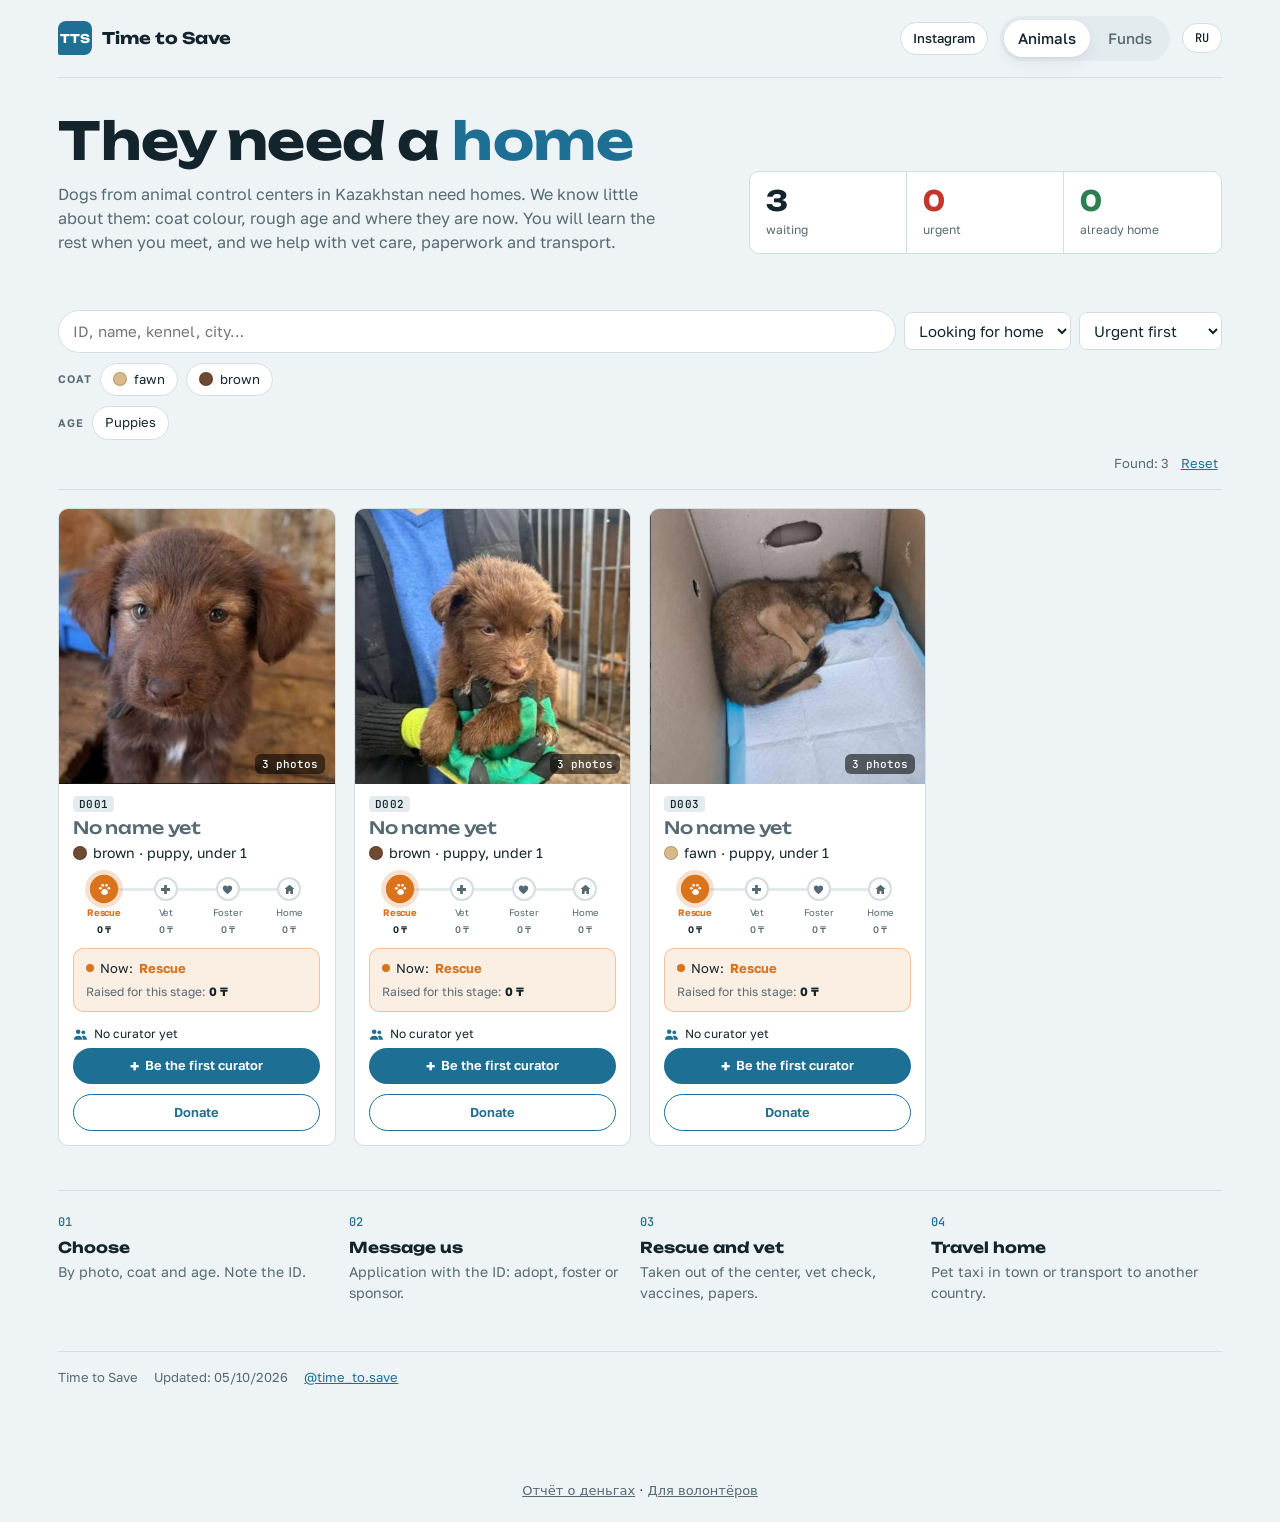
<file: time-to-save-github 2/index.html>
<!doctype html>
<html lang="ru">
<head>
<meta charset="utf-8">
<meta name="viewport" content="width=device-width,initial-scale=1,viewport-fit=cover">
<title>Time to Save — собаки ищут дом</title>
<meta name="description" content="Собаки из центров отлова Казахстана ищут дом. Каталог, этапы спасения и сборы.">
<meta property="og:title" content="Time to Save">
<meta property="og:description" content="Собаки из центров отлова Казахстана ищут дом.">
<link rel="preconnect" href="https://fonts.googleapis.com"><link rel="preconnect" href="https://fonts.gstatic.com" crossorigin>
<link rel="stylesheet" href="app.css">
<script src="config.js"></script>
</head>
<body>
<div id="app"></div>
<div class="toast" id="toast" role="status" aria-live="polite" hidden></div>
<script src="app.js" defer></script>
<script src="cards.js" defer></script>
<script src="curators.js" defer></script>
<script src="funds.js" defer></script>
<script src="stages.js" defer></script>
<p style="text-align:center;font:13px system-ui,sans-serif;margin:0 0 24px"><a href="report.html" style="color:#566A73">Отчёт о деньгах</a> · <a href="admin.html" style="color:#566A73">Для волонтёров</a></p>
</body>
</html>
</file>
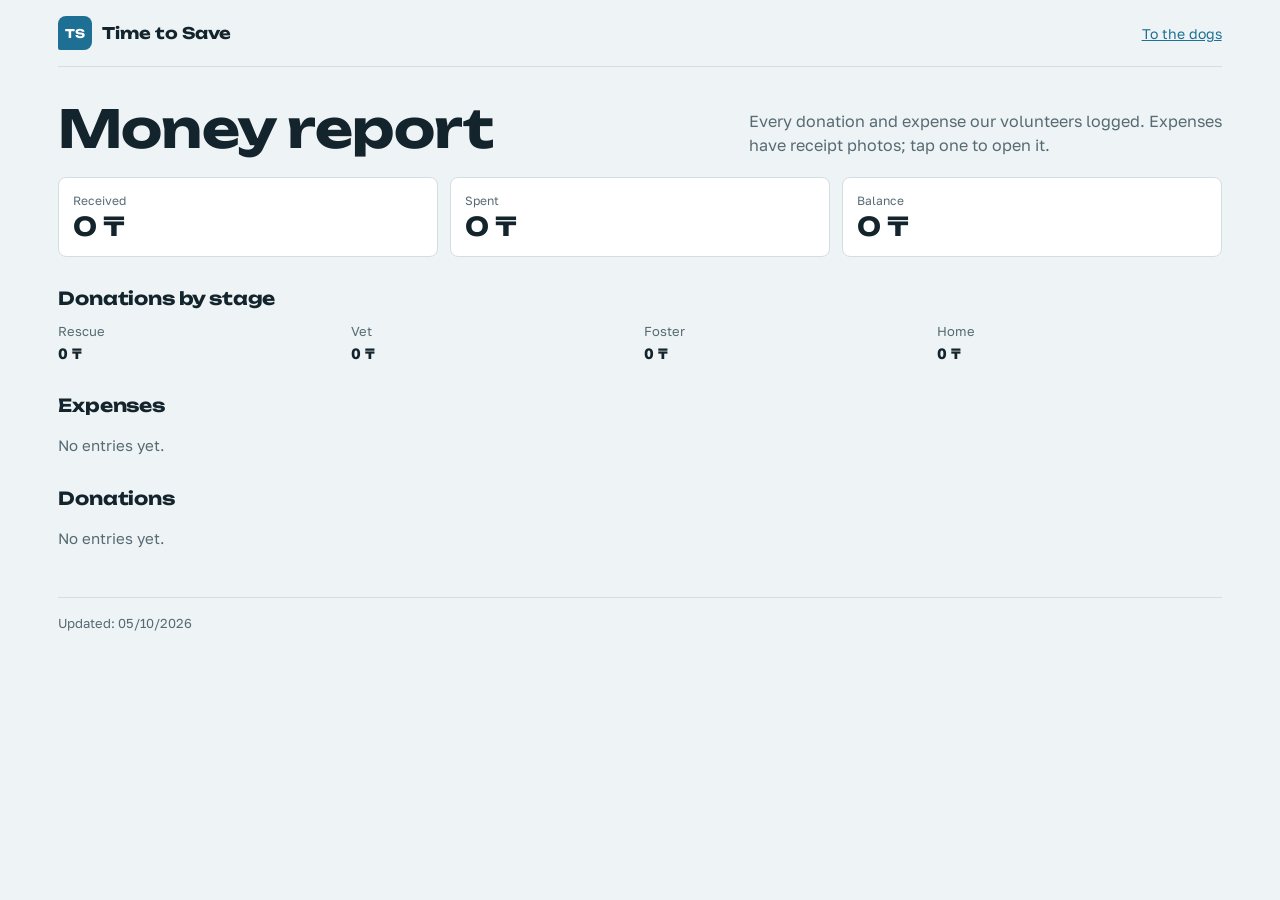
<file: time-to-save-github 2/report.html>
<!doctype html>
<html lang="ru">
<head>
<meta charset="utf-8">
<meta name="viewport" content="width=device-width,initial-scale=1,viewport-fit=cover">
<title>Time to Save — отчёт о деньгах</title>
<meta name="description" content="Сколько пришло донатов и на что потрачены деньги, с чеками.">
<link rel="stylesheet" href="app.css">
<style>
.rsum{display:grid;grid-template-columns:repeat(3,minmax(0,1fr));gap:12px;margin:20px 0}
.rsum div{border:1px solid var(--line);border-radius:8px;padding:14px;background:var(--surface)}
.rsum span{display:block;font-size:12px;color:var(--muted)}
.rsum b{font:700 clamp(18px,3vw,26px) var(--f-display)}
.rst{display:grid;grid-template-columns:repeat(4,minmax(0,1fr));gap:8px;margin-bottom:28px}
.rst div{font-size:13px;color:var(--muted)}
.rst b{display:block;color:var(--ink);font-size:15px}
.rsec{margin:28px 0 10px}
.rl{border:1px solid var(--line);border-radius:8px;background:var(--surface)}
.ri{display:flex;gap:12px;align-items:center;padding:12px 14px;border-bottom:1px solid var(--line)}
.ri:last-child{border-bottom:0}
.ri .m{flex:1;min-width:0}
.ri .m b{font-weight:600;overflow-wrap:anywhere}
.ri .s{display:block;font-size:12px;color:var(--muted);margin-top:2px}
.ri .a{white-space:nowrap;font:700 15px var(--f-display);font-variant-numeric:tabular-nums}
.rc img{width:48px;height:48px;object-fit:cover;border-radius:6px;display:block;border:1px solid var(--line)}
@media (max-width:640px){.rsum,.rst{grid-template-columns:repeat(2,minmax(0,1fr))}.rsum div:last-child{grid-column:1/-1}}
</style>
</head>
<body>
<div id="app">
<header class="top"><a class="brand" href="./" style="color:inherit;text-decoration:none"><span class="mark" aria-hidden="true">TS</span><b id="rname">Time to Save</b></a><a href="./" style="font-size:14px" id="rback">К собакам</a></header>
<main id="rv"><p class="muted" style="padding:48px 0;text-align:center">Загружаю…</p></main>
</div>
<script>
(function () {
  "use strict";
  var ru = (navigator.language || "ru").toLowerCase().indexOf("ru") === 0 || (function () { try { return localStorage.getItem("tts.lang") === "ru"; } catch (e) { return false; } })();
  var T = ru ? {
    title: "Отчёт о деньгах", lead: "Все донаты и расходы, которые записали волонтёры. У расходов есть фото чеков, нажмите, чтобы открыть.",
    inW: "Пришло", outW: "Потрачено", left: "Остаток", byStage: "Донаты по этапам", don: "Донаты", exp: "Расходы", date: "Дата",
    who: "От кого", what: "На что", dog: "Собака", stage: "Этап", amount: "Сумма", rec: "Чек", anon: "Аноним", fund: "Общий фонд",
    bought: "Покупка сделана", none: "Пока нет записей.", back: "К собакам", err: "Не удалось загрузить отчёт. Обновите страницу.", upd: "Обновлено",
    byGroup: "По группам волонтёров", group: "Группа", noGroup: "Без группы",
    st: { capture: "Отлов", vet: "Ветеринар", foster: "Передержка", home: "Дом" }
  } : {
    title: "Money report", lead: "Every donation and expense our volunteers logged. Expenses have receipt photos; tap one to open it.",
    inW: "Received", outW: "Spent", left: "Balance", byStage: "Donations by stage", don: "Donations", exp: "Expenses", date: "Date",
    who: "From", what: "Spent on", dog: "Dog", stage: "Stage", amount: "Amount", rec: "Receipt", anon: "Anonymous", fund: "General fund",
    bought: "Purchase made", none: "No entries yet.", back: "To the dogs", err: "Could not load the report. Reload the page.", upd: "Updated",
    byGroup: "By volunteer group", group: "Group", noGroup: "No group",
    st: { capture: "Rescue", vet: "Vet", foster: "Foster", home: "Home" }
  };
  document.documentElement.lang = ru ? "ru" : "en";
  document.getElementById("rback").textContent = T.back;
  function esc(s) { return String(s == null ? "" : s).replace(/[&<>"']/g, function (c) { return { "&": "&amp;", "<": "&lt;", ">": "&gt;", '"': "&quot;", "'": "&#39;" }[c]; }); }
  var cur = "₸";
  function money(n) { return (Math.round(n * 100) / 100).toLocaleString(ru ? "ru-RU" : "en-GB", { maximumFractionDigits: 2 }) + " " + cur; }
  function byDate(a, b) { return (b.date || "").localeCompare(a.date || ""); }
  fetch("data.json?t=" + Date.now(), { cache: "no-store" }).then(function (r) { return r.json(); }).then(function (j) {
    var s = j.settings || {}, L = j.ledger || [], dogs = {};
    cur = s.currency || "₸";
    (j.dogs || []).forEach(function (d) { dogs[d.id] = d; });
    if (s.name) { document.getElementById("rname").textContent = s.name; document.title = s.name + " — " + T.title; }
    var ins = L.filter(function (e) { return e.type === "in"; }).sort(byDate), outs = L.filter(function (e) { return e.type === "out"; }).sort(byDate);
    var ti = ins.reduce(function (a, e) { return a + (+e.amount || 0); }, 0), to = outs.reduce(function (a, e) { return a + (+e.amount || 0); }, 0);
    var stg = { capture: 0, vet: 0, foster: 0, home: 0 };
    ins.forEach(function (e) { if (e.stage in stg) stg[e.stage] += +e.amount || 0; });
    function dogTxt(e) { var d = e.dog && dogs[e.dog]; return e.dog ? e.dog + (d && d.name ? " · " + d.name : "") : T.fund; }
    function sub(e) { return [e.date, dogTxt(e), T.st[e.stage] || ""].filter(Boolean).map(esc).join(" · ") + (e.note ? "<br>" + esc(e.note) : ""); }
    function list(arr, fn) { return arr.length ? '<div class="rl">' + arr.map(fn).join("") + "</div>" : '<p class="muted">' + T.none + "</p>"; }
    var h = '<section class="hero" style="padding:28px 0 0"><h1>' + T.title + "</h1><p>" + T.lead + "</p></section>" +
      '<div class="rsum"><div><span>' + T.inW + "</span><b>" + money(ti) + "</b></div><div><span>" + T.outW + "</span><b>" + money(to) + "</b></div><div><span>" + T.left + "</span><b>" + money(ti - to) + "</b></div></div>" +
      '<h2 class="rsec" style="font-size:18px">' + T.byStage + '</h2><div class="rst">' + Object.keys(stg).map(function (k) { return "<div>" + T.st[k] + "<b>" + money(stg[k]) + "</b></div>"; }).join("") + "</div>";
    var grp = {}, anyG = false;
    L.forEach(function (e) { var k = e.g || T.noGroup; if (e.g) anyG = true; grp[k] = grp[k] || { i: 0, o: 0 }; grp[k][e.type === "in" ? "i" : "o"] += +e.amount || 0; });
    if (anyG) h += '<h2 class="rsec" style="font-size:18px">' + T.byGroup + '</h2><div class="rl">' + Object.keys(grp).sort().map(function (k) {
      return '<div class="ri"><div class="m"><b>' + esc(k) + '</b><span class="s">' + T.inW + " " + money(grp[k].i) + " · " + T.outW + " " + money(grp[k].o) + '</span></div><span class="a">' + money(grp[k].i - grp[k].o) + "</span></div>";
    }).join("") + "</div>";
    h += '<h2 class="rsec" style="font-size:18px">' + T.exp + "</h2>" + list(outs, function (e) {
      var rc = e.receipt ? '<a class="rc" href="p-f-' + encodeURIComponent(e.receipt) + '.jpg" target="_blank" rel="noopener" aria-label="' + T.rec + '"><img src="p-t-' + encodeURIComponent(e.receipt) + '.jpg" alt="' + T.rec + '" loading="lazy"></a>' : "";
      return '<div class="ri">' + rc + '<div class="m"><b>' + esc(e.what || T.bought) + '</b><span class="s">' + sub(e) + '</span></div><span class="a">' + (e.noAmount ? "—" : money(+e.amount || 0)) + "</span></div>";
    });
    h += '<h2 class="rsec" style="font-size:18px">' + T.don + "</h2>" + list(ins, function (e) {
      return '<div class="ri"><div class="m"><b>' + (e.who ? esc(e.who) : '<span class="muted" style="font-weight:400">' + T.anon + "</span>") + '</b><span class="s">' + sub(e) + '</span></div><span class="a">+' + money(+e.amount || 0) + "</span></div>";
    });
    if (j.updated) h += '<p class="foot">' + T.upd + ": " + esc(new Date(j.updated).toLocaleDateString(ru ? "ru-RU" : "en-GB")) + "</p>";
    document.getElementById("rv").innerHTML = h;
  }).catch(function () { document.getElementById("rv").innerHTML = '<p class="muted" style="padding:48px 0;text-align:center">' + T.err + "</p>"; });
})();
</script>
</body>
</html>
</file>
<file: time-to-save-github 2/app.css>
@import url("https://fonts.googleapis.com/css2?family=Unbounded:wght@500;700&family=Golos+Text:wght@400;500;600&family=JetBrains+Mono:wght@500&display=swap");
/* Layout: shelter intake board — photo-first tag cards (ID + kennel), chip filters by coat colour and age, dossier dialog with application. */
:root{
  --bg:#EEF3F5; --surface:#FFFFFF; --sunk:#E3EBEF; --ink:#13242C; --muted:#566A73; --line:#D3DEE3;
  --accent:#1D6F93; --accent-ink:#FFFFFF; --accent-soft:#D6E9F1;
  --urgent:#C2362B; --urgent-soft:#F8E1DE; --ok:#2B7F52; --ok-soft:#DCEFE4; --warn:#A86A12; --warn-soft:#F5E8D2;
  --shadow:0 1px 2px rgba(19,36,44,.06),0 6px 18px rgba(19,36,44,.06);
  --f-display:"Unbounded","Arial Black",system-ui,sans-serif;
  --f-body:"Golos Text",system-ui,-apple-system,"Segoe UI",Roboto,sans-serif;
  --f-mono:"JetBrains Mono",ui-monospace,SFMono-Regular,Menlo,Consolas,monospace;
  --r:10px;
}
@media (prefers-color-scheme: dark){:root:not([data-theme="light"]){
  --bg:#0D161B; --surface:#14212A; --sunk:#0F1B22; --ink:#E4ECEF; --muted:#94A7B0; --line:#243640;
  --accent:#55B3DA; --accent-ink:#04202C; --accent-soft:#16384A;
  --urgent:#F06B5F; --urgent-soft:#3A1D1B; --ok:#5DC48C; --ok-soft:#163327; --warn:#E3A94B; --warn-soft:#3A2C14;
  --shadow:0 1px 2px rgba(0,0,0,.3),0 8px 20px rgba(0,0,0,.25); color-scheme:dark}}
:root[data-theme="dark"]{
  --bg:#0D161B; --surface:#14212A; --sunk:#0F1B22; --ink:#E4ECEF; --muted:#94A7B0; --line:#243640;
  --accent:#55B3DA; --accent-ink:#04202C; --accent-soft:#16384A;
  --urgent:#F06B5F; --urgent-soft:#3A1D1B; --ok:#5DC48C; --ok-soft:#163327; --warn:#E3A94B; --warn-soft:#3A2C14;
  --shadow:0 1px 2px rgba(0,0,0,.3),0 8px 20px rgba(0,0,0,.25); color-scheme:dark}

*{box-sizing:border-box}
[hidden]{display:none!important}
body{background:var(--bg);color:var(--ink);font:15px/1.5 var(--f-body);margin:0}
#app{max-width:1240px;margin:0 auto;padding-inline:max(16px,3vw);padding-block:0 96px}
h1,h2,h3{font-family:var(--f-display);font-weight:700;text-wrap:balance;margin:0;letter-spacing:-.01em}
button,input,select,textarea{font:inherit;color:inherit}
:focus-visible{outline:2px solid var(--accent);outline-offset:2px}
a{color:var(--accent)}
.mono{font-family:var(--f-mono);font-size:12px;letter-spacing:.02em}
.muted{color:var(--muted)}
.lbl{font-size:11px;text-transform:uppercase;letter-spacing:.09em;color:var(--muted);font-weight:600}

.top{display:flex;align-items:center;gap:12px;flex-wrap:wrap;padding-block:16px;border-bottom:1px solid var(--line)}
.brand{display:flex;align-items:center;gap:10px;margin-right:auto;min-width:0}
.mark{width:34px;height:34px;flex:none;border-radius:8px 8px 8px 2px;background:var(--accent);color:var(--accent-ink);display:grid;place-items:center;font:700 12px var(--f-display)}
.brand b{font:700 16px var(--f-display);white-space:nowrap;overflow:hidden;text-overflow:ellipsis}
.tabs{display:flex;gap:4px;background:var(--sunk);padding:4px;border-radius:999px;flex-wrap:wrap}
.tabs button{border:0;background:none;padding:7px 14px;border-radius:999px;cursor:pointer;font-weight:500;color:var(--muted)}
.tabs button[aria-selected="true"]{background:var(--surface);color:var(--ink);box-shadow:var(--shadow)}
.hlinks{display:flex;gap:6px;flex-wrap:wrap}
.hlink{display:inline-flex;align-items:center;gap:6px;padding:6px 12px;border-radius:999px;border:1px solid var(--line);background:var(--surface);color:var(--ink);text-decoration:none;font-size:13px;font-weight:500}
.hlink:hover{border-color:var(--accent);color:var(--accent)}
.lang{border:1px solid var(--line);background:var(--surface);border-radius:999px;padding:6px 12px;cursor:pointer;font:500 12px var(--f-mono)}

.hero{display:grid;grid-template-columns:minmax(0,1.4fr) minmax(0,1fr);gap:28px;align-items:end;padding-block:36px 26px}
.hero h1{font-size:clamp(28px,4.6vw,52px);line-height:1.05}
.hero h1 em{font-style:normal;color:var(--accent)}
.hero p{max-width:62ch;color:var(--muted);margin:14px 0 0;font-size:16px}
.ledger{display:grid;grid-template-columns:repeat(3,minmax(0,1fr));border:1px solid var(--line);border-radius:var(--r);background:var(--surface);overflow:hidden}
.ledger div{padding:14px 16px;border-right:1px solid var(--line)}
.ledger div:last-child{border-right:0}
.ledger b{display:block;font:700 28px/1.1 var(--f-display);font-variant-numeric:tabular-nums}
.ledger .u b{color:var(--urgent)} .ledger .h b{color:var(--ok)}
.ledger span{font-size:12px;color:var(--muted)}
@media (max-width:760px){.hero{grid-template-columns:1fr;padding-block:24px 18px}}

.btn{display:inline-flex;align-items:center;justify-content:center;gap:8px;border:1px solid transparent;border-radius:999px;padding:9px 18px;font-weight:600;cursor:pointer;background:var(--accent);color:var(--accent-ink);text-decoration:none;font-size:14px}
.btn.ghost{background:var(--surface);color:var(--ink);border-color:var(--line)}
.btn.danger{background:var(--urgent);color:#fff}
.btn.sm{padding:6px 12px;font-size:13px}
.btn:disabled{opacity:.5;cursor:default}

.notice{display:flex;gap:12px;align-items:center;flex-wrap:wrap;background:var(--warn-soft);border:1px solid color-mix(in srgb,var(--warn) 30%,transparent);padding:10px 14px;border-radius:var(--r);margin-bottom:18px;font-size:14px}
.notice b{color:var(--warn)}

.filters{position:sticky;top:env(safe-area-inset-top,0px);z-index:5;background:color-mix(in srgb,var(--bg) 92%,transparent);backdrop-filter:blur(8px);padding-block:12px;display:flex;flex-direction:column;gap:10px;border-bottom:1px solid var(--line);margin-bottom:18px}
.frow{display:flex;flex-wrap:wrap;gap:8px;align-items:center}
.filters input[type=search]{flex:1 1 220px;min-width:0;padding:9px 14px;border:1px solid var(--line);border-radius:999px;background:var(--surface)}
.filters select,.field select,.field input,.field textarea{padding:8px 10px;border:1px solid var(--line);border-radius:8px;background:var(--surface);min-width:0;max-width:100%}
.chipbtn{display:inline-flex;align-items:center;gap:7px;border:1px solid var(--line);background:var(--surface);border-radius:999px;padding:6px 12px;cursor:pointer;font-size:13px}
.chipbtn[aria-pressed="true"]{background:var(--accent);border-color:var(--accent);color:var(--accent-ink)}
.sw{display:inline-block;width:14px;height:14px;border-radius:50%;flex:none;border:1px solid rgba(0,0,0,.18);vertical-align:-2px}
.found{margin-left:auto;font-size:13px;color:var(--muted);font-variant-numeric:tabular-nums}
.linkbtn{border:0;background:none;color:var(--accent);cursor:pointer;padding:4px;font-size:13px;text-decoration:underline}
@media (max-width:700px){.filters{position:static}}

.grid{display:grid;grid-template-columns:repeat(auto-fill,minmax(220px,1fr));gap:18px}
.card{all:unset;box-sizing:border-box;cursor:pointer;display:flex;flex-direction:column;background:var(--surface);border:1px solid var(--line);border-radius:var(--r);overflow:hidden;transition:transform .15s,box-shadow .15s}
.card:hover{transform:translateY(-2px);box-shadow:var(--shadow)}
.card:focus-visible{outline:2px solid var(--accent);outline-offset:2px}
.card.adopted .ph{filter:grayscale(.6);opacity:.8}
.ph{position:relative;aspect-ratio:1/1;background:var(--sunk);overflow:hidden;max-width:100%}
.ph img,.ph svg{width:100%;height:100%;object-fit:cover;display:block}
.pill{position:absolute;left:10px;top:10px;font:600 11px/1 var(--f-body);letter-spacing:.04em;text-transform:uppercase;padding:6px 9px;border-radius:999px;background:var(--surface);color:var(--ink)}
.pill.urgent{background:var(--urgent);color:#fff}
.pill.reserved{background:var(--warn);color:#fff}
.pill.adopted{background:var(--ok);color:#fff}
.ptags{position:absolute;left:10px;bottom:10px;display:flex;gap:5px;flex-wrap:wrap;max-width:calc(100% - 70px)}
.tag{font:600 11px/1 var(--f-body);padding:5px 8px;border-radius:999px;background:var(--surface);color:var(--ink)}
.tag.preg{background:#B4457A;color:#fff}
.tag.old{background:#5B6E8C;color:#fff}
.journey{display:grid;grid-template-columns:repeat(4,minmax(0,1fr));gap:8px}
.journey.two{grid-template-columns:repeat(2,minmax(0,1fr))}
.nw{white-space:nowrap}
@media (max-width:520px){.journey{grid-template-columns:repeat(2,minmax(0,1fr))}}
.stc{border:1px solid var(--line);border-radius:8px;padding:10px;display:flex;flex-direction:column;gap:5px;min-width:0;background:var(--surface)}
.stc.now{border-color:var(--accent);box-shadow:0 0 0 1px var(--accent) inset;background:var(--accent-soft)}
.stc.done{background:var(--ok-soft);border-color:color-mix(in srgb,var(--ok) 35%,transparent)}
.stc .n{font:500 11px var(--f-mono);color:var(--muted);display:flex;justify-content:space-between;gap:4px}
.stc b{font:700 14px var(--f-display)}
.stc .sd{font-size:11px;color:var(--muted);line-height:1.3}
.stc .amt{font-size:13px;font-variant-numeric:tabular-nums}
.stc .amt strong{font-size:15px}
.stc .st{font-size:11px;font-weight:600}
.stc.done .st{color:var(--ok)} .stc.now .st{color:var(--accent)} .stc .st{color:var(--muted)}
.pbar{height:6px;background:var(--sunk);border-radius:99px;overflow:hidden}
.pbar i{display:block;height:100%;background:var(--accent);border-radius:99px}
.stc.done .pbar i{background:var(--ok)}
.mini{display:flex;gap:3px;margin-top:8px}
.mini i{flex:1;height:5px;border-radius:99px;background:var(--sunk)}
.mini i.done{background:var(--ok)} .mini i.now{background:var(--accent)}
.minitxt{font-size:12px;color:var(--muted);font-variant-numeric:tabular-nums}
.minitxt b{color:var(--ink);font-weight:600}
.fsum{display:grid;grid-template-columns:repeat(4,minmax(0,1fr));gap:12px;margin-bottom:22px}
@media (max-width:760px){.fsum{grid-template-columns:repeat(2,minmax(0,1fr))}}
.fsum .stc{padding:14px}
.fsum .big{font:700 22px var(--f-display);font-variant-numeric:tabular-nums}
.frows{display:flex;flex-direction:column;gap:10px}
.frow2{all:unset;box-sizing:border-box;cursor:pointer;display:grid;grid-template-columns:minmax(0,190px) minmax(0,1fr);gap:14px;align-items:center;background:var(--surface);border:1px solid var(--line);border-radius:var(--r);padding:10px}
.frow2:hover{box-shadow:var(--shadow)}
.frow2:focus-visible{outline:2px solid var(--accent);outline-offset:2px}
@media (max-width:700px){.frow2{grid-template-columns:1fr}}
.fwho{display:flex;gap:10px;align-items:center;min-width:0}
.fwho .thumb{width:52px;height:52px;flex:none}
.fwho b{display:block;font-size:14px}
.fwho span{font-size:12px;color:var(--muted)}
.frow2 .stc{padding:7px 8px;gap:3px}
.frow2 .stc b{font-size:12px}
.fnote{font-size:13px;color:var(--muted);margin:0 0 16px}
.pcount{position:absolute;right:10px;bottom:10px;font:500 11px var(--f-mono);background:rgba(0,0,0,.55);color:#fff;padding:3px 7px;border-radius:6px}
.cb{padding:12px 14px 14px;display:flex;flex-direction:column;gap:4px;flex:1}
.tagline{display:flex;gap:6px;flex-wrap:wrap;color:var(--muted);font:500 11px var(--f-mono);letter-spacing:.03em}
.tid{color:var(--ink);background:var(--sunk);padding:1px 6px;border-radius:4px}
.card h3{font-size:17px;line-height:1.2;margin-top:2px}
.card h3.noname{color:var(--muted);font-weight:500}
.meta{margin:0;color:var(--ink);font-size:14px;display:flex;align-items:center;gap:6px;flex-wrap:wrap}
.where{margin:0;color:var(--muted);font-size:13px}
.empty{grid-column:1/-1;padding:48px 16px;text-align:center;color:var(--muted);border:1px dashed var(--line);border-radius:var(--r)}

.steps{margin-top:44px;display:grid;grid-template-columns:repeat(4,minmax(0,1fr));border-top:1px solid var(--line)}
.steps div{padding:18px 18px 0 0}
.steps i{font:500 12px var(--f-mono);color:var(--accent);font-style:normal}
.steps b{display:block;font:700 15px var(--f-display);margin:6px 0 4px}
.steps p{margin:0;color:var(--muted);font-size:14px}
@media (max-width:760px){.steps{grid-template-columns:1fr 1fr}}
@media (max-width:440px){.steps{grid-template-columns:1fr}}

dialog{border:0;padding:0;overflow:auto;border-radius:14px;background:var(--surface);color:var(--ink);width:min(920px,calc(100vw - 24px));max-height:calc(100dvh - 24px);box-shadow:0 20px 60px rgba(0,0,0,.35)}
dialog::backdrop{background:rgba(8,16,20,.55)}
.dlg{display:grid;grid-template-columns:minmax(0,1.1fr) minmax(0,1fr)}
@media (max-width:760px){.dlg{grid-template-columns:1fr}}
.gal{background:var(--sunk);display:flex;flex-direction:column}
.gal .main{aspect-ratio:1/1;max-width:100%;overflow:hidden}
.gal .main img,.gal .main svg{width:100%;height:100%;object-fit:cover;display:block}
.thumbs{display:flex;gap:6px;padding:8px;flex-wrap:wrap}
.thumbs button{all:unset;cursor:pointer;width:56px;height:56px;border-radius:6px;overflow:hidden;border:2px solid transparent}
.thumbs button[aria-current="true"]{border-color:var(--accent)}
.thumbs img{width:100%;height:100%;object-fit:cover}
.dinfo{padding:22px;display:flex;flex-direction:column;gap:14px;min-width:0}
.dinfo h2{font-size:28px}
.x{position:absolute;right:10px;top:10px;width:36px;height:36px;border-radius:50%;border:1px solid var(--line);background:var(--surface);cursor:pointer;font-size:18px;line-height:1;z-index:2}
.facts{display:grid;grid-template-columns:auto 1fr;gap:6px 14px;margin:0;font-size:14px}
.facts dt{color:var(--muted)}
.facts dd{margin:0;display:flex;align-items:center;gap:6px;flex-wrap:wrap}
.desc{margin:0;white-space:pre-line}
.unk{font-size:13px;color:var(--muted);background:var(--sunk);padding:10px 12px;border-radius:8px;margin:0}
.apply{border-top:1px solid var(--line);padding-top:14px;display:flex;flex-direction:column;gap:10px}
.field{display:flex;flex-direction:column;gap:4px;min-width:0}
.field>span{font-size:12px;color:var(--muted)}
.row2{display:grid;grid-template-columns:1fr 1fr;gap:10px}
@media (max-width:460px){.row2{grid-template-columns:1fr}}
textarea.msg{width:100%;min-height:130px;resize:vertical;font-size:13px;padding:10px;border:1px solid var(--line);border-radius:8px;background:var(--sunk)}
.contacts{display:flex;flex-wrap:wrap;gap:8px;align-items:center}

.adm{display:grid;gap:18px;padding-block:24px}
.panel{background:var(--surface);border:1px solid var(--line);border-radius:var(--r);padding:18px;display:flex;flex-direction:column;gap:12px;min-width:0}
.panel h2{font-size:18px}
.panel p{margin:0}
.cols{display:grid;grid-template-columns:repeat(auto-fit,minmax(min(100%,360px),1fr));gap:18px}
.drop{border:2px dashed var(--line);border-radius:var(--r);padding:22px;text-align:center;cursor:pointer;background:var(--sunk);transition:border-color .15s}
.drop.over{border-color:var(--accent);background:var(--accent-soft)}
.drop input{display:none}
.tog{display:inline-flex;align-items:center;gap:6px;font-size:13px;cursor:pointer}
.tog input{margin:0;accent-color:var(--accent)}
input[type=range]{accent-color:var(--accent);width:100%}
.seg{display:flex;flex-wrap:wrap;gap:6px}
.seg label{border:1px solid var(--line);border-radius:999px;padding:6px 12px;font-size:13px;cursor:pointer;background:var(--surface);position:relative}
.seg input{position:absolute;opacity:0;pointer-events:none}
.seg label:has(input:checked){background:var(--accent);border-color:var(--accent);color:var(--accent-ink)}
.report{font-size:13px;background:var(--sunk);border-radius:8px;padding:10px 12px;display:flex;flex-direction:column;gap:3px;margin:0}
.report .w{color:var(--warn)}
.meter{height:8px;background:var(--sunk);border-radius:99px;overflow:hidden}
.meter i{display:block;height:100%;background:var(--accent)}
.tbl{overflow-x:auto;border:1px solid var(--line);border-radius:8px}
.tbl table{border-collapse:collapse;width:100%;font-size:13px;min-width:920px}
.tbl th,.tbl td{text-align:left;padding:8px 10px;border-bottom:1px solid var(--line);vertical-align:middle}
.tbl th{font-size:11px;text-transform:uppercase;letter-spacing:.08em;color:var(--muted);background:var(--sunk)}
.tbl tr:last-child td{border-bottom:0}
.tbl select{padding:4px 6px;border:1px solid var(--line);border-radius:6px;background:var(--surface)}
.thumb{width:40px;height:40px;border-radius:6px;overflow:hidden;background:var(--sunk)}
.thumb img,.thumb svg{width:100%;height:100%;object-fit:cover}
.nophoto{color:var(--urgent)}
.badge{font:600 10px var(--f-mono);background:var(--accent-soft);color:var(--accent);padding:1px 5px;border-radius:4px;margin-left:4px;vertical-align:1px}
.flag{color:var(--warn);font-size:12px;display:block}
.aibox{border-color:color-mix(in srgb,var(--accent) 45%,var(--line))}
.aistat{font-size:13px;display:flex;flex-direction:column;gap:6px}
.aistat .meter i{transition:width .3s}
.ainote{font-size:12px;color:var(--muted);margin:0}
code{font:12px var(--f-mono);background:var(--sunk);padding:1px 5px;border-radius:4px}
.ephotos{display:flex;flex-wrap:wrap;gap:8px}
.ephotos div{position:relative;width:72px;height:72px;border-radius:6px;overflow:hidden}
.ephotos img{width:100%;height:100%;object-fit:cover}
.ephotos button{position:absolute;right:2px;top:2px;border:0;border-radius:50%;width:22px;height:22px;background:rgba(0,0,0,.6);color:#fff;cursor:pointer}
.eform{padding:22px;display:flex;flex-direction:column;gap:14px}
.egrid{display:grid;grid-template-columns:repeat(auto-fill,minmax(180px,1fr));gap:10px}

.bar{position:fixed;left:0;right:0;bottom:0;z-index:20;background:var(--ink);color:var(--bg);padding:12px 16px calc(12px + env(safe-area-inset-bottom,0px));display:flex;gap:12px;align-items:center;justify-content:center;flex-wrap:wrap;font-size:14px}
.bar .btn.ghost{background:transparent;color:var(--bg);border-color:color-mix(in srgb,var(--bg) 40%,transparent)}
.toast{position:fixed;left:50%;transform:translateX(-50%);bottom:84px;z-index:30;background:var(--surface);color:var(--ink);border:1px solid var(--line);box-shadow:var(--shadow);padding:10px 16px;border-radius:999px;font-size:14px;max-width:calc(100vw - 32px)}
.foot{margin-top:48px;padding-top:16px;border-top:1px solid var(--line);font-size:13px;color:var(--muted);display:flex;gap:16px;flex-wrap:wrap}
@media (prefers-reduced-motion:reduce){*{transition:none!important}}

.savepill{position:fixed;right:16px;bottom:calc(16px + env(safe-area-inset-bottom,0px));z-index:25;background:var(--surface);color:var(--ink);border:1px solid var(--line);box-shadow:var(--shadow);border-radius:999px;padding:8px 14px;font-size:13px;display:flex;gap:8px;align-items:center}
.savepill.saved{color:var(--ok)}
.savepill.error{color:var(--urgent);border-color:var(--urgent)}
.savepill.demo{color:var(--warn)}
.savepill button{border:0;background:var(--urgent);color:#fff;border-radius:999px;padding:4px 10px;cursor:pointer;font-weight:600}
.foot a,.foot .linkbtn{font-size:13px}
</file>
